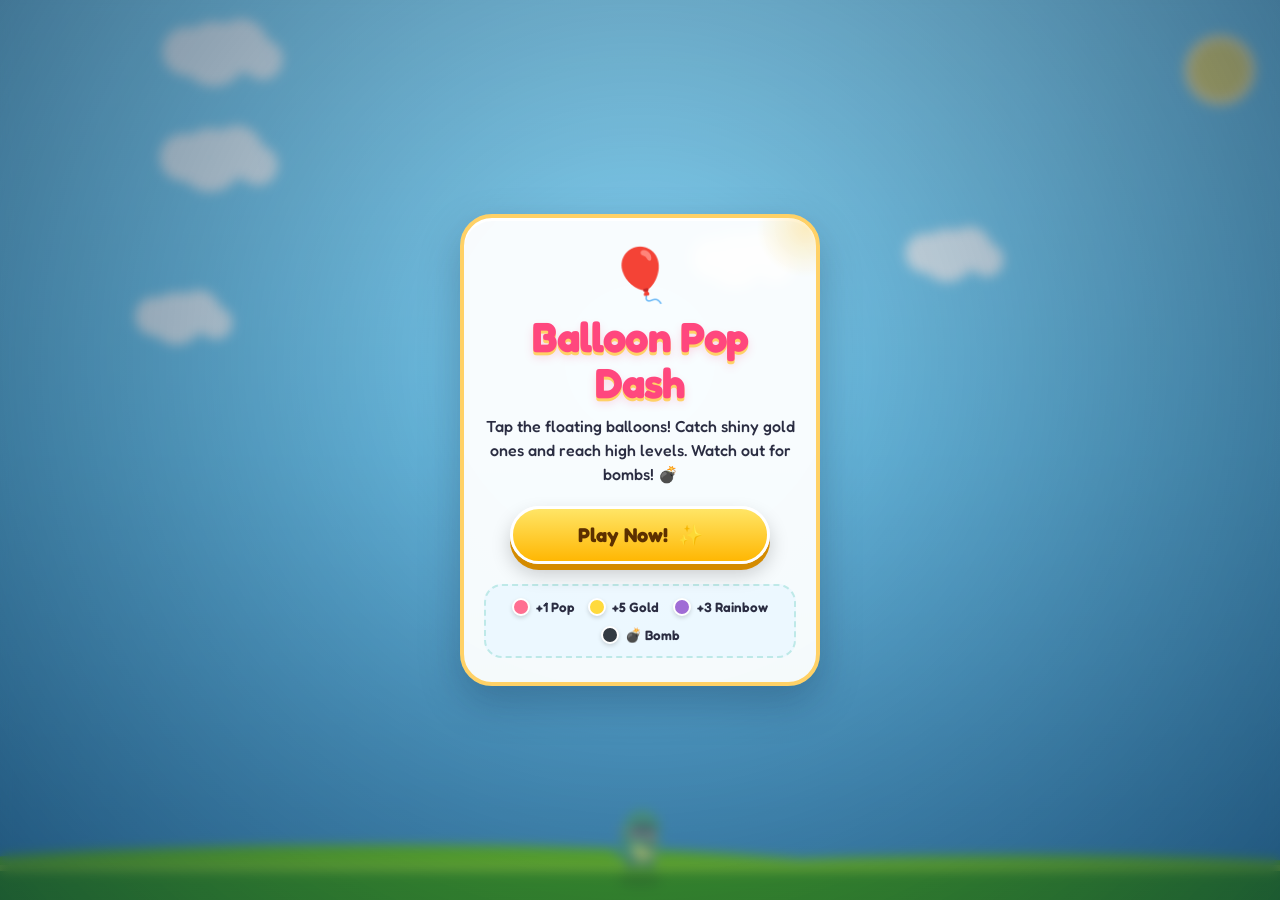
<file: index.html>
<!DOCTYPE html>
<html lang="en">
<head>
  <meta charset="utf-8">
  <meta name="viewport" content="width=device-width, initial-scale=1, maximum-scale=1, user-scalable=no, viewport-fit=cover">
  <meta name="theme-color" content="#5fc4f0">
  <meta name="apple-mobile-web-app-capable" content="yes">
  <meta name="apple-mobile-web-app-status-bar-style" content="black-translucent">
  <meta name="apple-mobile-web-app-title" content="Balloon Pop">
  <meta name="mobile-web-app-capable" content="yes">
  <meta name="format-detection" content="telephone=no">
  <title>Balloon Pop Dash - Fun Arcade Game</title>
  <meta name="description" content="A cheerful, child-friendly balloon popping game with lively music, cute characters, and exciting powerups!">
  
  <!-- Fonts -->
  <link rel="preconnect" href="https://fonts.googleapis.com">
  <link rel="preconnect" href="https://fonts.gstatic.com" crossorigin>
  <link href="https://fonts.googleapis.com/css2?family=Fredoka:wght@400;500;600;700;800&display=swap" rel="stylesheet">
  
  <!-- Styles -->
  <link rel="stylesheet" href="style.css">
</head>
<body>

  <!-- Fullscreen Game Canvas -->
  <canvas id="c"></canvas>

  <!-- HUD Header Overlay -->
  <div id="hud" class="hidden">
    <div class="hud-pill">
      <div class="hud-lives" id="livesContainer" aria-label="Lives remaining">
        <span class="heart-icon">❤️</span>
        <span class="heart-icon">❤️</span>
        <span class="heart-icon">❤️</span>
      </div>
    </div>
    
    <div class="hud-pill">
      <span class="level-badge" id="levelBadge">LVL 1</span>
      <span class="hud-score" id="hudScore">0</span>
    </div>

    <button class="pause-btn-hud" id="pauseBtn" aria-label="Pause Game">⏸️</button>
  </div>

  <!-- Title Screen Overlay -->
  <div class="layer" id="title">
    <div class="card fade">
      <div class="card-icon">🎈</div>
      <h1 class="wordmark">Balloon Pop Dash</h1>
      <p class="blurb">Tap the floating balloons! Catch shiny gold ones and reach high levels. Watch out for bombs! 💣</p>
      
      <button class="btn" id="startBtn">
        <span>Play Now!</span> ✨
      </button>

      <div class="legend">
        <div class="legend-item"><span class="sw" style="background:#ff6f91"></span> +1 Pop</div>
        <div class="legend-item"><span class="sw" style="background:#ffda3d"></span> +5 Gold</div>
        <div class="legend-item"><span class="sw" style="background:#a06cd5"></span> +3 Rainbow</div>
        <div class="legend-item"><span class="sw" style="background:#333a42"></span> 💣 Bomb</div>
      </div>
    </div>
  </div>

  <!-- Game Over Screen Overlay -->
  <div class="layer hidden" id="over">
    <div class="card fade" id="overCard">
      <div class="card-icon" id="overIcon">⭐</div>
      <h2 class="wordmark" id="overTitle" style="font-size: 32px; color: #ff5964;">Super Try!</h2>
      <p class="result-label">Total Score</p>
      <div class="final-score" id="finalScore">0</div>

      <div class="best-badge" id="bestBadge">👑 Best: 0</div>

      <div class="stats-grid">
        <div class="stat-box">
          <span class="stat-val" id="statPopped">0</span>
          <span class="stat-lbl">Balloons</span>
        </div>
        <div class="stat-box">
          <span class="stat-val" id="statGold">0</span>
          <span class="stat-lbl">Golden</span>
        </div>
        <div class="stat-box">
          <span class="stat-val" id="statLevel">1</span>
          <span class="stat-lbl">Level</span>
        </div>
      </div>

      <button class="btn" id="againBtn">
        <span>Play Again</span> 🚀
      </button>
    </div>
  </div>

  <!-- Pause Screen Overlay -->
  <div class="layer hidden" id="pause">
    <div class="card fade">
      <div class="card-icon">⏸️</div>
      <h2 class="wordmark" style="color: #00b4d8;">Game Paused</h2>
      <p class="blurb">Take a quick breather! Whenever you are ready, tap below to resume.</p>
      
      <button class="btn" id="resumeBtn">
        <span>Resume</span> ▶️
      </button>
      <button class="btn btn-secondary" id="restartBtn">
        <span>Restart</span> 🔄
      </button>
    </div>
  </div>

  <!-- Game Engine Script -->
  <script src="game.js"></script>
</body>
</html>
</file>
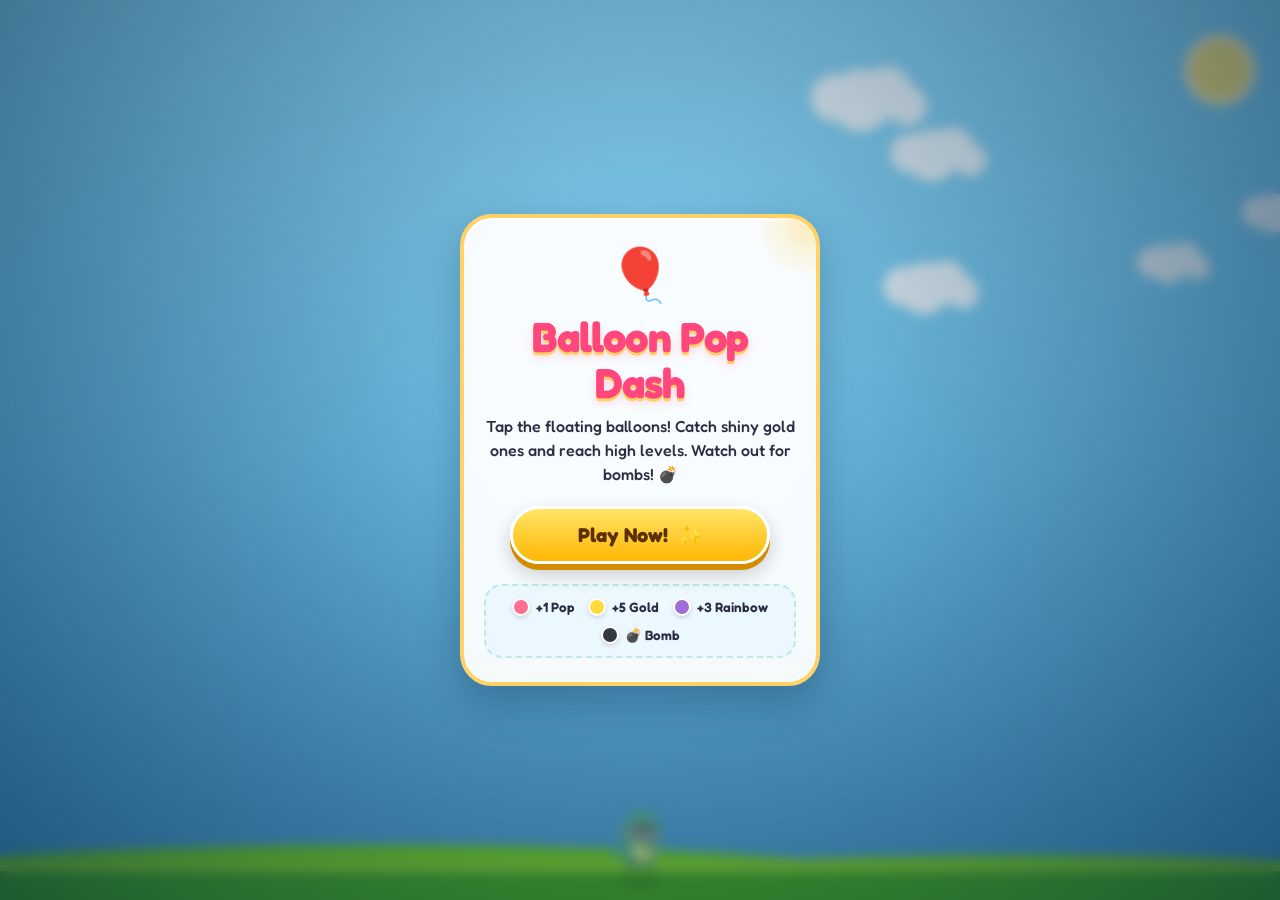
<file: balloonpop.html>
<!DOCTYPE html>
<html lang="en">
<head>
  <meta charset="utf-8">
  <meta http-equiv="refresh" content="0; url=index.html">
  <title>Balloon Pop Dash</title>
  <script>window.location.href = "index.html";</script>
</head>
<body>
  <p>Redirecting to <a href="index.html">Balloon Pop Dash</a>...</p>
</body>
</html>
</file>
<file: style.css>
/* ==========================================================================
   Balloon Pop Dash - Child-Friendly Stylesheet
   ========================================================================== */

:root {
  --font-family: 'Fredoka', 'Comic Sans MS', 'Trebuchet MS', system-ui, sans-serif;
  --bg-top: #7fd4f5;
  --bg-mid: #5fc4f0;
  --bg-bottom: #3f9fd6;
  --primary-btn-bg: linear-gradient(180deg, #ffe566 0%, #ffb703 100%);
  --primary-btn-shadow: #d48b00;
  --primary-btn-color: #5c3000;
  --card-bg: rgba(255, 255, 255, 0.95);
  --card-border: #ffd166;
  --text-dark: #2b2d42;
  --text-muted: #5a6578;
}

* {
  box-sizing: border-box;
  -webkit-tap-highlight-color: transparent;
  user-select: none;
  -webkit-user-select: none;
  -webkit-touch-callout: none;
}

html, body {
  margin: 0;
  padding: 0;
  width: 100%;
  height: 100%;
  height: 100dvh;
  overflow: hidden;
  background-color: var(--bg-bottom);
  font-family: var(--font-family);
  touch-action: none;
  overscroll-behavior: none;
}

/* ---------- Fullscreen Game Canvas ---------- */
#c {
  position: fixed;
  top: 0;
  left: 0;
  width: 100%;
  height: 100%;
  display: block;
  z-index: 1;
  touch-action: none;
}

/* ---------- HUD Overlay ---------- */
#hud {
  position: fixed;
  top: max(10px, env(safe-area-inset-top));
  left: max(10px, env(safe-area-inset-left));
  right: max(10px, env(safe-area-inset-right));
  display: flex;
  justify-content: space-between;
  align-items: center;
  pointer-events: none;
  z-index: 10;
  gap: 6px;
}

.hud-pill {
  display: flex;
  align-items: center;
  gap: 8px;
  background: rgba(255, 255, 255, 0.9);
  padding: 8px 16px;
  border-radius: 999px;
  box-shadow: 0 4px 15px rgba(0, 0, 0, 0.12), inset 0 2px 0 rgba(255, 255, 255, 0.8);
  border: 2px solid #ffffff;
  pointer-events: auto;
}

.hud-lives {
  display: flex;
  align-items: center;
  gap: 4px;
}

.heart-icon {
  width: 26px;
  height: 26px;
  display: inline-block;
  transition: transform 0.2s cubic-bezier(0.175, 0.885, 0.32, 1.275);
  filter: drop-shadow(0 2px 3px rgba(255, 105, 135, 0.4));
}

.heart-icon.lost {
  opacity: 0.25;
  filter: grayscale(1);
  transform: scale(0.8);
}

.level-badge {
  background: linear-gradient(135deg, #ff70a6 0%, #ff9770 100%);
  color: #ffffff;
  font-weight: 700;
  font-size: 15px;
  padding: 4px 12px;
  border-radius: 999px;
  box-shadow: 0 2px 8px rgba(255, 112, 166, 0.4);
  letter-spacing: 0.5px;
}

.hud-score {
  font-size: 26px;
  font-weight: 800;
  color: #ff5964;
  text-shadow: 0 1px 0 #ffffff;
}

.pause-btn-hud {
  width: 44px;
  height: 44px;
  border-radius: 50%;
  background: #ffffff;
  border: 3px solid #70d6ff;
  color: #0077b6;
  font-size: 20px;
  display: flex;
  align-items: center;
  justify-content: center;
  cursor: pointer;
  box-shadow: 0 4px 12px rgba(0, 0, 0, 0.15);
  transition: transform 0.1s ease, background-color 0.1s ease;
  pointer-events: auto;
}

.pause-btn-hud:active {
  transform: scale(0.92);
  background-color: #e8f7ff;
}

/* ---------- Modal Overlays ---------- */
.layer {
  position: fixed;
  inset: 0;
  display: flex;
  align-items: center;
  justify-content: center;
  text-align: center;
  padding: max(16px, env(safe-area-inset-top)) max(16px, env(safe-area-inset-right)) max(16px, env(safe-area-inset-bottom)) max(16px, env(safe-area-inset-left));
  background: radial-gradient(circle at 50% 40%, rgba(255, 255, 255, 0.15), rgba(15, 45, 75, 0.65));
  backdrop-filter: blur(6px);
  -webkit-backdrop-filter: blur(6px);
  z-index: 100;
  overflow-y: auto;
  -webkit-overflow-scrolling: touch;
  transition: opacity 0.3s ease;
}

.hidden {
  display: none !important;
}

/* ---------- Child-Friendly Card Container ---------- */
.card {
  width: 100%;
  max-width: 360px;
  max-height: calc(100vh - 32px);
  max-height: calc(100dvh - 32px);
  overflow-y: auto;
  -webkit-overflow-scrolling: touch;
  background: var(--card-bg);
  border: 4px solid var(--card-border);
  border-radius: 32px;
  padding: 24px 20px;
  box-shadow: 0 16px 40px rgba(0, 20, 50, 0.25), inset 0 3px 0 #ffffff;
  position: relative;
}

.card::before {
  content: "";
  position: absolute;
  top: -40px;
  right: -40px;
  width: 100px;
  height: 100px;
  background: radial-gradient(circle, rgba(255, 214, 102, 0.4) 0%, rgba(255, 255, 255, 0) 70%);
  border-radius: 50%;
  pointer-events: none;
}

/* Header & Wordmark */
.card-icon {
  font-size: 52px;
  margin-bottom: 8px;
  display: inline-block;
  animation: floatBounce 2.4s ease-in-out infinite;
}

@keyframes floatBounce {
  0%, 100% { transform: translateY(0) rotate(0deg); }
  50% { transform: translateY(-8px) rotate(4deg); }
}

.wordmark {
  font-size: clamp(32px, 8vw, 42px);
  font-weight: 800;
  color: #ff477e;
  margin: 0 0 8px;
  line-height: 1.1;
  text-shadow: 0 3px 0 #ffd166, 0 5px 10px rgba(255, 71, 126, 0.2);
  letter-spacing: -0.02em;
}

.blurb {
  font-size: 16px;
  line-height: 1.5;
  color: var(--text-dark);
  font-weight: 500;
  margin: 0 0 20px;
}

/* ---------- Glossy Bouncy Button ---------- */
.btn {
  font-family: var(--font-family);
  font-size: 20px;
  font-weight: 700;
  color: var(--primary-btn-color);
  background: var(--primary-btn-bg);
  border: 3px solid #ffffff;
  border-radius: 999px;
  padding: 14px 36px;
  cursor: pointer;
  box-shadow: 0 6px 0 var(--primary-btn-shadow), 0 10px 20px rgba(0, 0, 0, 0.2);
  transition: transform 0.1s ease, box-shadow 0.1s ease, filter 0.1s ease;
  display: inline-flex;
  align-items: center;
  justify-content: center;
  gap: 10px;
  width: 100%;
  max-width: 260px;
  margin: 0 auto;
}

.btn:hover {
  filter: brightness(1.05);
  transform: translateY(-2px);
  box-shadow: 0 8px 0 var(--primary-btn-shadow), 0 14px 24px rgba(0, 0, 0, 0.22);
}

.btn:active {
  transform: translateY(4px);
  box-shadow: 0 2px 0 var(--primary-btn-shadow), 0 4px 10px rgba(0, 0, 0, 0.2);
}

.btn-secondary {
  background: linear-gradient(180deg, #70d6ff 0%, #00b4d8 100%);
  color: #ffffff;
  box-shadow: 0 6px 0 #0077b6, 0 10px 20px rgba(0, 0, 0, 0.15);
  margin-top: 10px;
}

/* ---------- Legend Grid ---------- */
.legend {
  margin: 20px auto 0;
  display: flex;
  flex-wrap: wrap;
  gap: 10px 14px;
  justify-content: center;
  background: rgba(230, 245, 255, 0.6);
  padding: 12px 14px;
  border-radius: 18px;
  border: 2px dashed #bee9e8;
}

.legend-item {
  display: flex;
  align-items: center;
  gap: 6px;
  font-size: 13.5px;
  font-weight: 600;
  color: var(--text-dark);
}

.sw {
  width: 18px;
  height: 18px;
  border-radius: 50%;
  display: inline-block;
  border: 2px solid #ffffff;
  box-shadow: 0 2px 4px rgba(0, 0, 0, 0.15);
}

/* ---------- Game Over Card ---------- */
.result-label {
  font-size: 15px;
  font-weight: 600;
  color: var(--text-muted);
  margin: 0 0 2px;
  text-transform: uppercase;
  letter-spacing: 1px;
}

.final-score {
  font-size: clamp(56px, 16vw, 76px);
  font-weight: 800;
  color: #ff5964;
  line-height: 1;
  margin: 0 0 8px;
  text-shadow: 0 4px 0 #ffd166;
}

.stats-grid {
  display: flex;
  justify-content: space-around;
  background: #f8f9fa;
  padding: 12px;
  border-radius: 16px;
  margin: 14px 0 20px;
  border: 2px solid #e9ecef;
}

.stat-box {
  display: flex;
  flex-direction: column;
  align-items: center;
}

.stat-val {
  font-size: 18px;
  font-weight: 700;
  color: #2b2d42;
}

.stat-lbl {
  font-size: 12px;
  color: #8d99ae;
  font-weight: 500;
}

.best-badge {
  display: inline-block;
  background: #ffe5ec;
  color: #ff0054;
  font-weight: 700;
  font-size: 14px;
  padding: 6px 16px;
  border-radius: 999px;
  margin-bottom: 18px;
  border: 1.5px solid #ffb5a7;
}

/* Pop in Animation */
.fade {
  animation: popIn 0.35s cubic-bezier(0.175, 0.885, 0.32, 1.275) both;
}

@keyframes popIn {
  from {
    opacity: 0;
    transform: scale(0.85) translateY(20px);
  }
  to {
    opacity: 1;
    transform: scale(1) translateY(0);
  }
}

@media (prefers-reduced-motion: reduce) {
  .fade, .card-icon {
    animation: none !important;
  }
}

/* ---------- Mobile Device Optimization Media Queries ---------- */
@media (max-width: 380px) {
  .card {
    padding: 20px 16px;
    border-radius: 24px;
    max-width: 310px;
  }
  .wordmark {
    font-size: 30px;
  }
  .btn {
    font-size: 18px;
    padding: 12px 28px;
  }
  .hud-pill {
    padding: 6px 12px;
  }
  .hud-score {
    font-size: 22px;
  }
}

@media (max-height: 540px) {
  .card {
    padding: 16px 20px;
  }
  .card-icon {
    font-size: 38px;
    margin-bottom: 2px;
  }
  .wordmark {
    font-size: 26px;
    margin-bottom: 4px;
  }
  .blurb {
    font-size: 13.5px;
    margin-bottom: 12px;
  }
}
</file>
